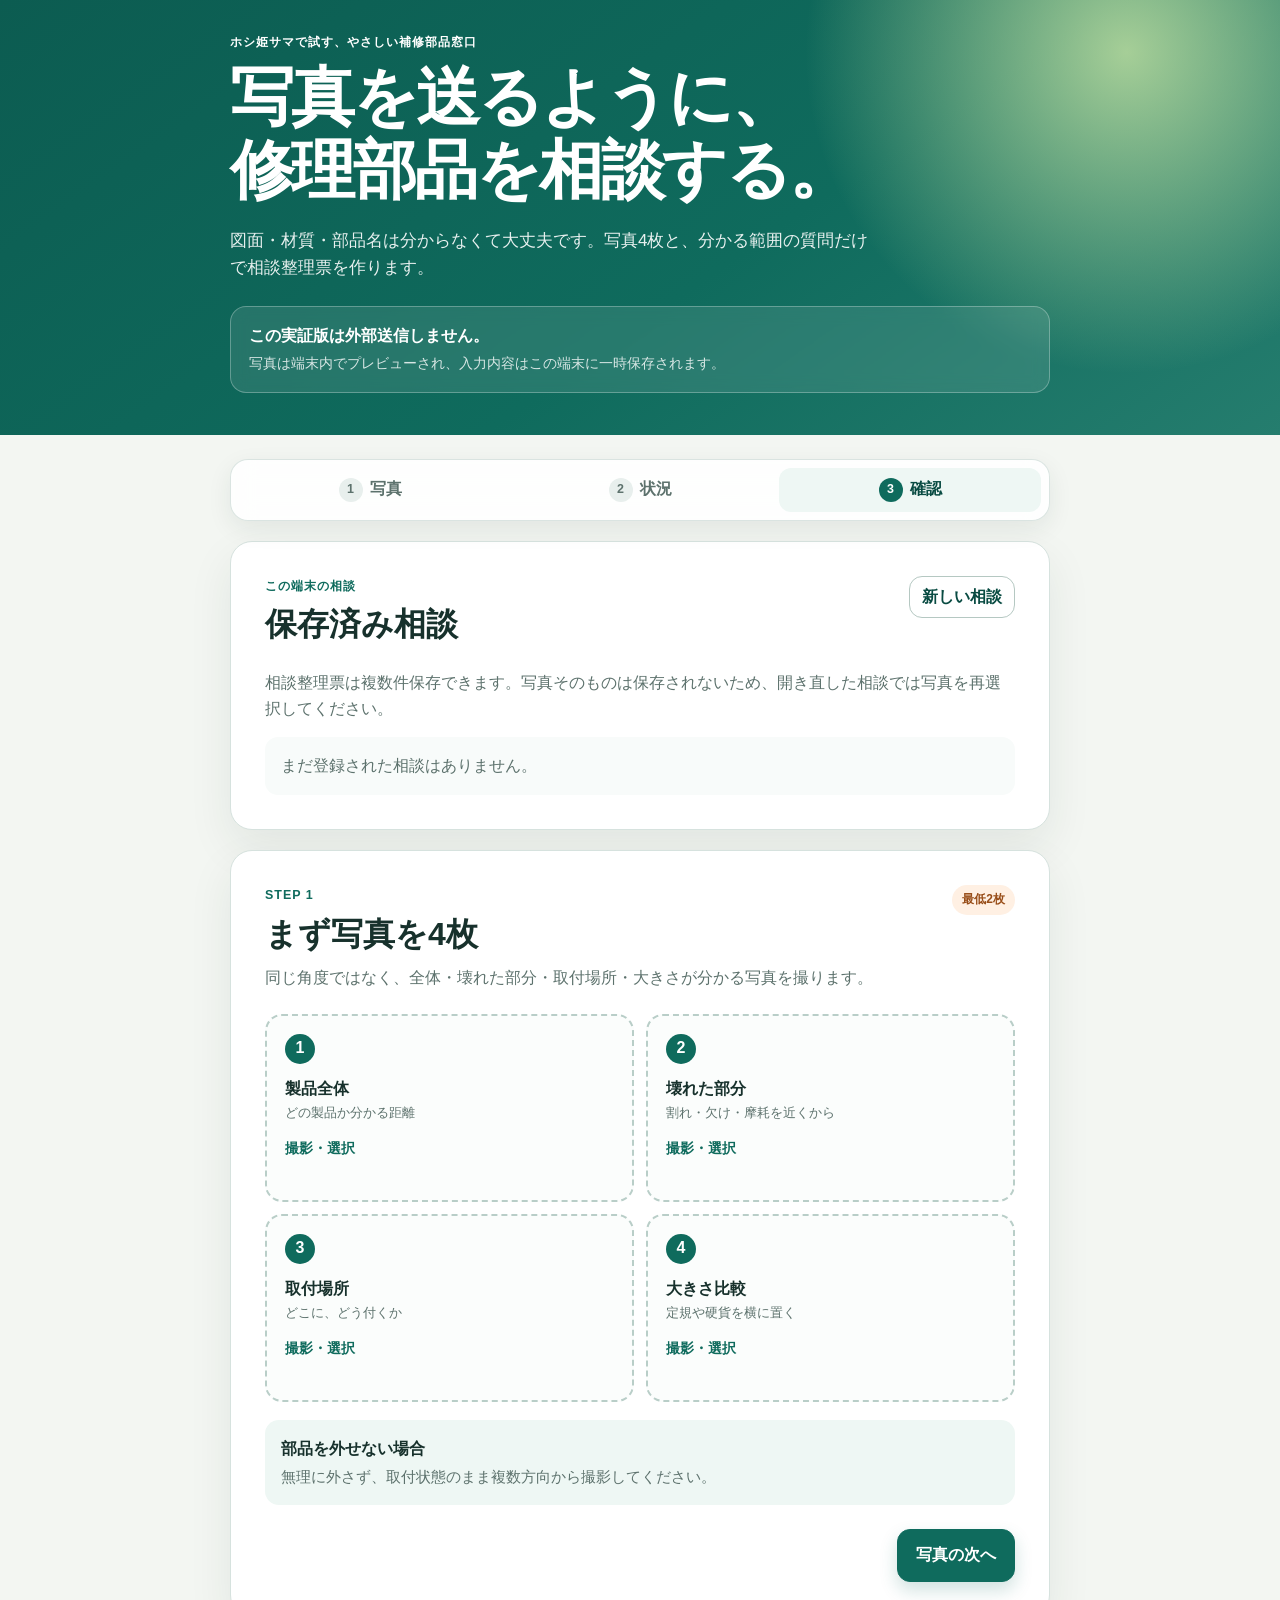
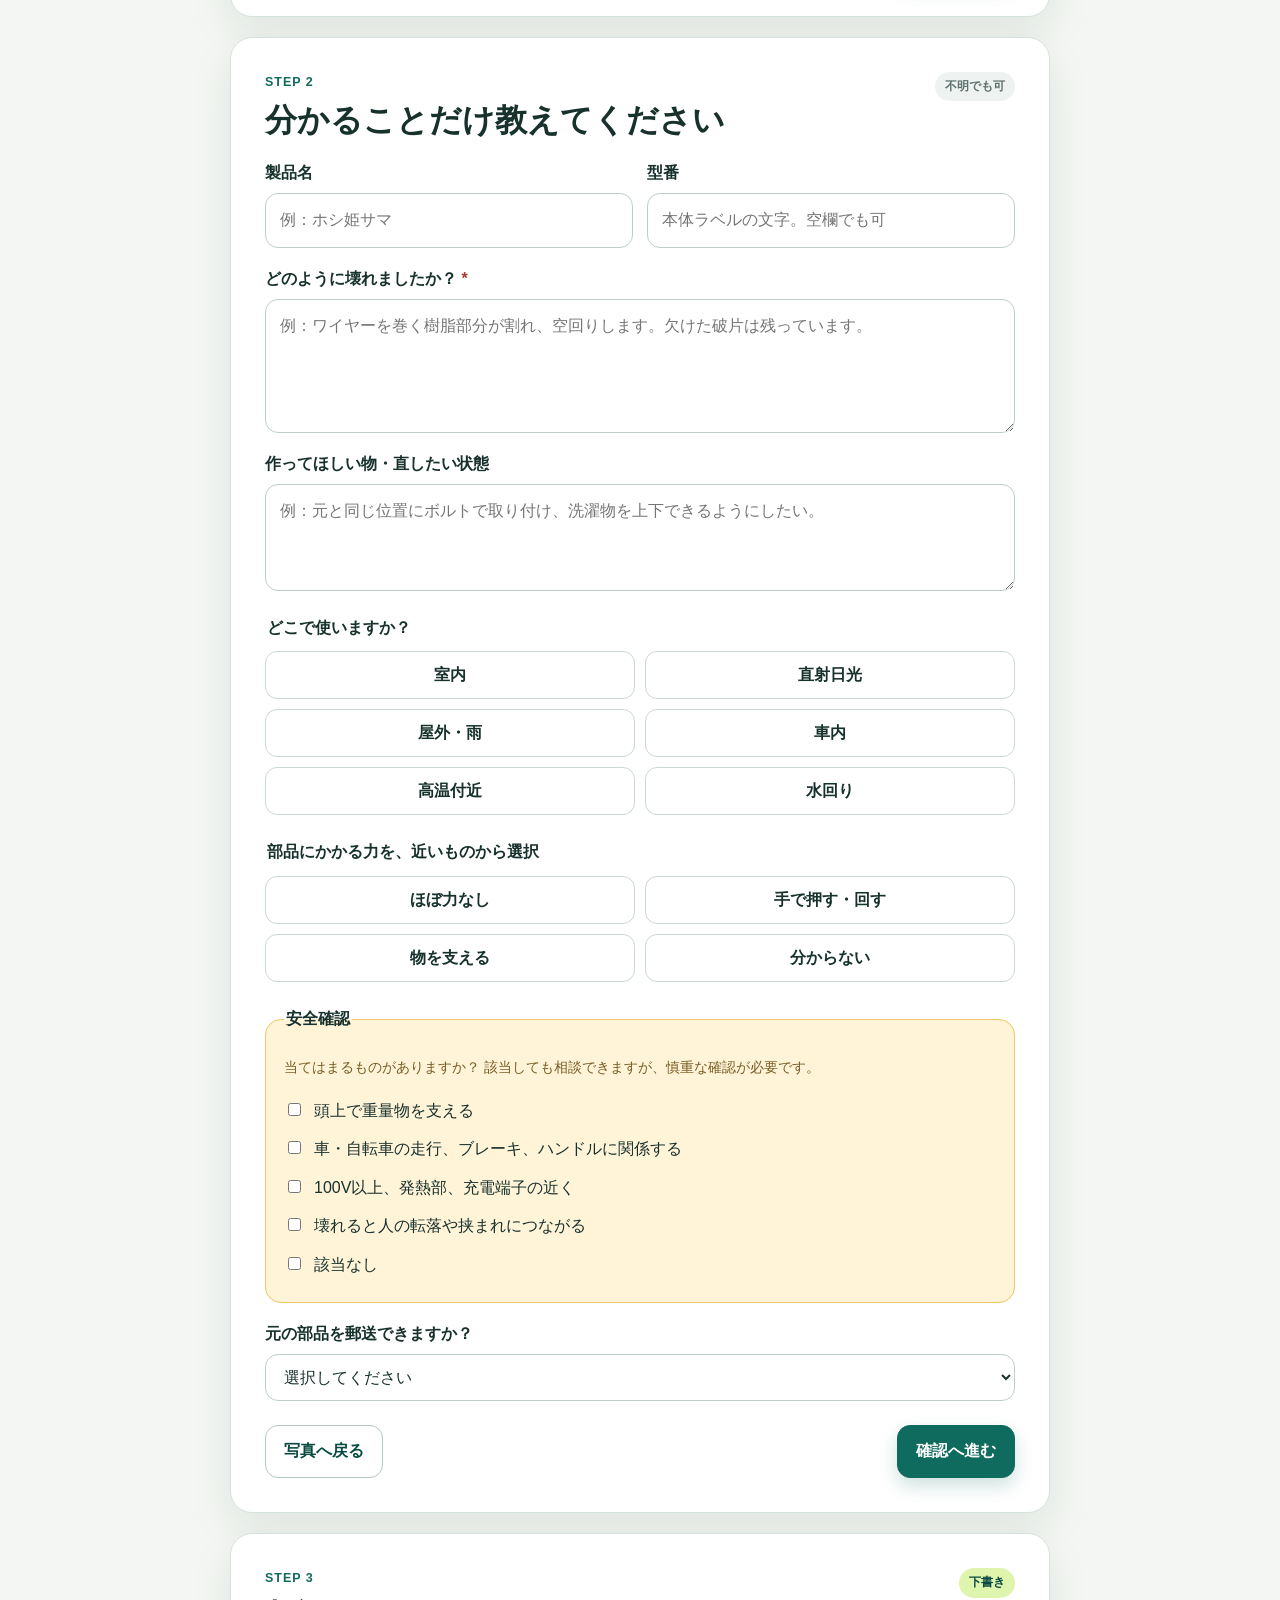
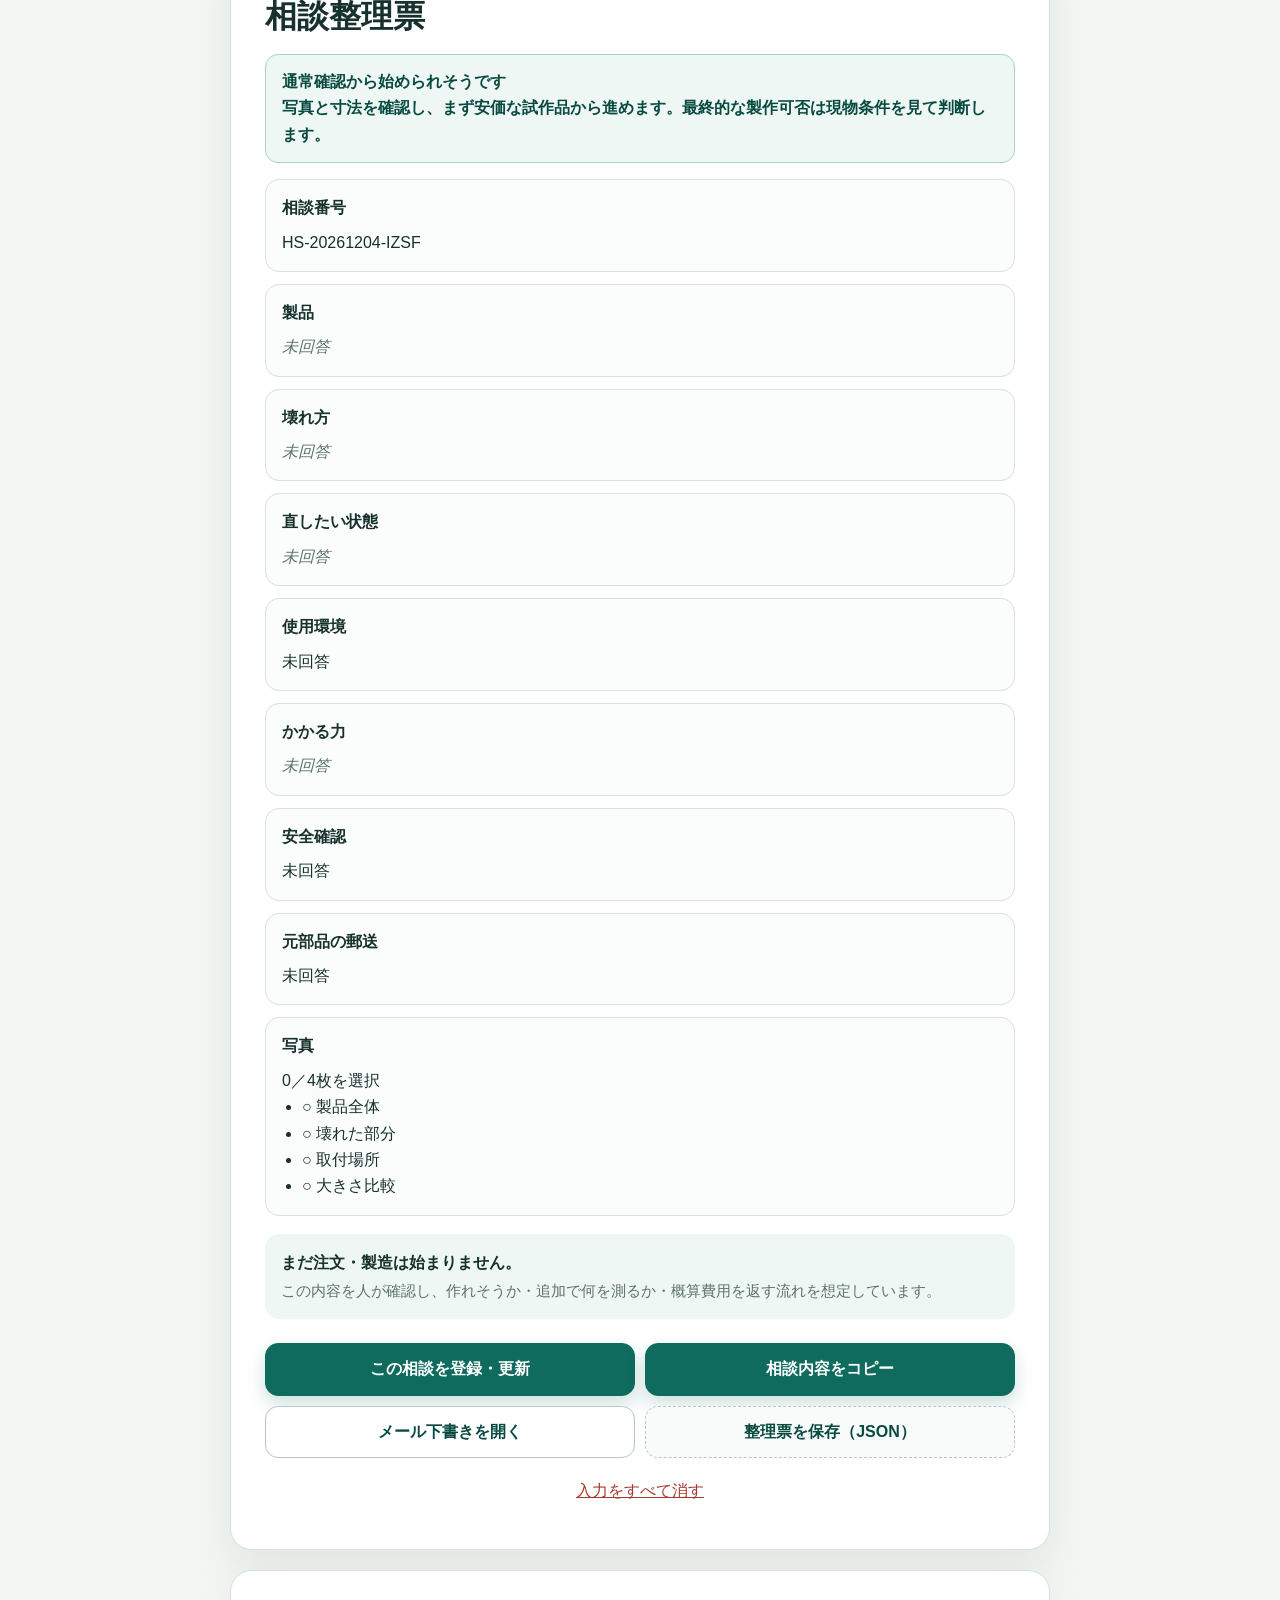
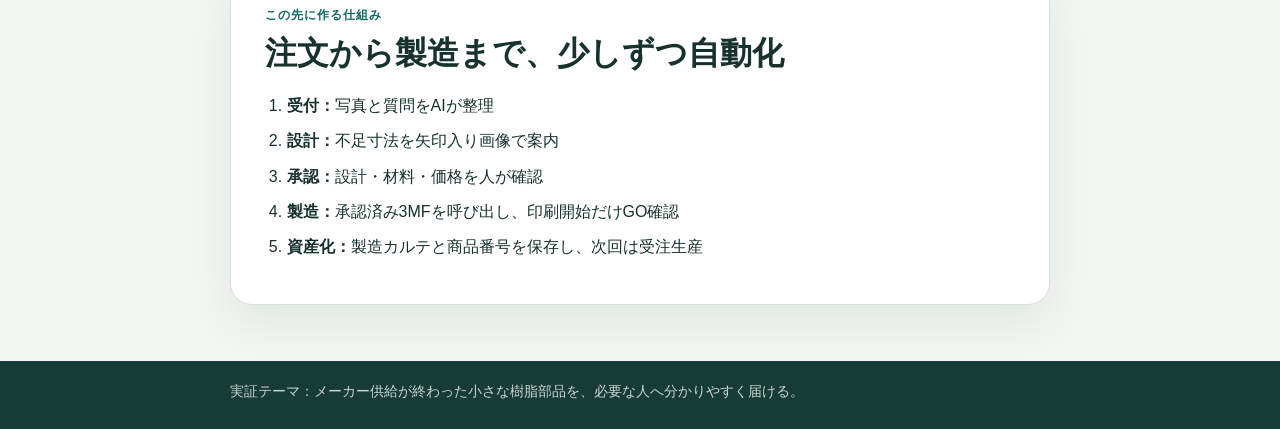
<file: index.html>
<!doctype html>
<html lang="ja">
<head>
  <meta charset="utf-8" />
  <meta name="viewport" content="width=device-width, initial-scale=1, viewport-fit=cover" />
  <meta name="theme-color" content="#0f6b5d" />
  <title>写真で補修部品相談｜ホシ姫サマ実証版</title>
  <meta name="description" content="写真4枚と簡単な質問だけで、壊れた補修部品の相談内容を整理します。" />
  <link rel="stylesheet" href="styles.css" />
</head>
<body>
  <header class="hero">
    <div class="wrap">
      <p class="eyebrow">ホシ姫サマで試す、やさしい補修部品窓口</p>
      <h1>写真を送るように、<br />修理部品を相談する。</h1>
      <p class="lead">図面・材質・部品名は分からなくて大丈夫です。写真4枚と、分かる範囲の質問だけで相談整理票を作ります。</p>
      <div class="promise" role="note">
        <strong>この実証版は外部送信しません。</strong>
        <span>写真は端末内でプレビューされ、入力内容はこの端末に一時保存されます。</span>
      </div>
    </div>
  </header>

  <main class="wrap main-stack">
    <nav class="progress" aria-label="入力の進み具合">
      <button class="progress-step is-active" type="button" data-goto="photos"><span>1</span>写真</button>
      <button class="progress-step" type="button" data-goto="details"><span>2</span>状況</button>
      <button class="progress-step" type="button" data-goto="review"><span>3</span>確認</button>
    </nav>

    <section class="card consultation-manager" aria-labelledby="saved-title">
      <div class="section-heading">
        <div>
          <p class="step-label">この端末の相談</p>
          <h2 id="saved-title">保存済み相談</h2>
        </div>
        <button class="secondary compact-button" type="button" id="new-consultation">新しい相談</button>
      </div>
      <p class="section-copy">相談整理票は複数件保存できます。写真そのものは保存されないため、開き直した相談では写真を再選択してください。</p>
      <div id="consultation-list" class="consultation-list" aria-live="polite"></div>
    </section>

    <form id="repair-form" novalidate>
      <section id="photos" class="card form-section" aria-labelledby="photos-title">
        <div class="section-heading">
          <div>
            <p class="step-label">STEP 1</p>
            <h2 id="photos-title">まず写真を4枚</h2>
          </div>
          <span class="required-chip">最低2枚</span>
        </div>
        <p class="section-copy">同じ角度ではなく、全体・壊れた部分・取付場所・大きさが分かる写真を撮ります。</p>

        <div class="photo-grid">
          <label class="photo-slot">
            <input type="file" name="photo-overall" accept="image/*" capture="environment" data-photo="製品全体" />
            <span class="photo-number">1</span>
            <strong>製品全体</strong>
            <small>どの製品か分かる距離</small>
            <img alt="製品全体の写真プレビュー" hidden />
            <span class="photo-action">撮影・選択</span>
          </label>
          <label class="photo-slot">
            <input type="file" name="photo-broken" accept="image/*" capture="environment" data-photo="壊れた部分" />
            <span class="photo-number">2</span>
            <strong>壊れた部分</strong>
            <small>割れ・欠け・摩耗を近くから</small>
            <img alt="壊れた部分の写真プレビュー" hidden />
            <span class="photo-action">撮影・選択</span>
          </label>
          <label class="photo-slot">
            <input type="file" name="photo-mounted" accept="image/*" capture="environment" data-photo="取付場所" />
            <span class="photo-number">3</span>
            <strong>取付場所</strong>
            <small>どこに、どう付くか</small>
            <img alt="取付場所の写真プレビュー" hidden />
            <span class="photo-action">撮影・選択</span>
          </label>
          <label class="photo-slot">
            <input type="file" name="photo-scale" accept="image/*" capture="environment" data-photo="大きさ比較" />
            <span class="photo-number">4</span>
            <strong>大きさ比較</strong>
            <small>定規や硬貨を横に置く</small>
            <img alt="大きさ比較の写真プレビュー" hidden />
            <span class="photo-action">撮影・選択</span>
          </label>
        </div>

        <div class="inline-tip">
          <strong>部品を外せない場合</strong>
          <span>無理に外さず、取付状態のまま複数方向から撮影してください。</span>
        </div>

        <div class="section-actions">
          <button class="primary" type="button" data-next="details">写真の次へ</button>
        </div>
      </section>

      <section id="details" class="card form-section" aria-labelledby="details-title">
        <div class="section-heading">
          <div>
            <p class="step-label">STEP 2</p>
            <h2 id="details-title">分かることだけ教えてください</h2>
          </div>
          <span class="optional-chip">不明でも可</span>
        </div>

        <div class="field-grid two">
          <label class="field">
            <span>製品名</span>
            <input type="text" name="productName" autocomplete="off" placeholder="例：ホシ姫サマ" />
          </label>
          <label class="field">
            <span>型番</span>
            <input type="text" name="modelNumber" autocomplete="off" placeholder="本体ラベルの文字。空欄でも可" />
          </label>
        </div>

        <label class="field">
          <span>どのように壊れましたか？ <b aria-hidden="true">*</b></span>
          <textarea name="problem" rows="4" required placeholder="例：ワイヤーを巻く樹脂部分が割れ、空回りします。欠けた破片は残っています。"></textarea>
        </label>

        <label class="field">
          <span>作ってほしい物・直したい状態</span>
          <textarea name="desiredOutcome" rows="3" placeholder="例：元と同じ位置にボルトで取り付け、洗濯物を上下できるようにしたい。"></textarea>
        </label>

        <fieldset class="choice-group">
          <legend>どこで使いますか？</legend>
          <div class="choice-grid">
            <label><input type="checkbox" name="environment" value="室内" /><span>室内</span></label>
            <label><input type="checkbox" name="environment" value="直射日光" /><span>直射日光</span></label>
            <label><input type="checkbox" name="environment" value="屋外・雨" /><span>屋外・雨</span></label>
            <label><input type="checkbox" name="environment" value="車内" /><span>車内</span></label>
            <label><input type="checkbox" name="environment" value="高温付近" /><span>高温付近</span></label>
            <label><input type="checkbox" name="environment" value="水回り" /><span>水回り</span></label>
          </div>
        </fieldset>

        <fieldset class="choice-group">
          <legend>部品にかかる力を、近いものから選択</legend>
          <div class="choice-grid">
            <label><input type="radio" name="load" value="ほぼ力はかからない" /><span>ほぼ力なし</span></label>
            <label><input type="radio" name="load" value="手で押す・回す" /><span>手で押す・回す</span></label>
            <label><input type="radio" name="load" value="物を支える・引っ張る" /><span>物を支える</span></label>
            <label><input type="radio" name="load" value="分からない" /><span>分からない</span></label>
          </div>
        </fieldset>

        <fieldset class="risk-box">
          <legend>安全確認</legend>
          <p>当てはまるものがありますか？ 該当しても相談できますが、慎重な確認が必要です。</p>
          <label><input type="checkbox" name="risk" value="頭上で重量物を支える" />頭上で重量物を支える</label>
          <label><input type="checkbox" name="risk" value="走行・制動・操舵に関係する" />車・自転車の走行、ブレーキ、ハンドルに関係する</label>
          <label><input type="checkbox" name="risk" value="100V以上・発熱・充電端子付近" />100V以上、発熱部、充電端子の近く</label>
          <label><input type="checkbox" name="risk" value="人の転落・挟まれにつながる" />壊れると人の転落や挟まれにつながる</label>
          <label><input type="checkbox" name="risk" value="該当なし" data-exclusive />該当なし</label>
        </fieldset>

        <label class="field">
          <span>元の部品を郵送できますか？</span>
          <select name="shippingOriginal">
            <option value="未回答">選択してください</option>
            <option value="郵送できる">郵送できる</option>
            <option value="外せない">外せない</option>
            <option value="紛失した">紛失した</option>
            <option value="相談して決めたい">相談して決めたい</option>
          </select>
        </label>

        <div class="section-actions split">
          <button class="secondary" type="button" data-back="photos">写真へ戻る</button>
          <button class="primary" type="button" data-next="review">確認へ進む</button>
        </div>
      </section>

      <section id="review" class="card form-section" aria-labelledby="review-title">
        <div class="section-heading">
          <div>
            <p class="step-label">STEP 3</p>
            <h2 id="review-title">相談整理票</h2>
          </div>
          <span id="draft-status" class="saved-chip">下書き</span>
        </div>

        <div id="validation-message" class="validation-message" role="alert" hidden></div>
        <div id="risk-result" class="risk-result" hidden></div>
        <article id="summary" class="summary" aria-live="polite"></article>

        <div class="review-note">
          <strong>まだ注文・製造は始まりません。</strong>
          <span>この内容を人が確認し、作れそうか・追加で何を測るか・概算費用を返す流れを想定しています。</span>
        </div>

        <div class="section-actions action-stack">
          <button class="primary" type="button" id="save-consultation">この相談を登録・更新</button>
          <button class="primary" type="button" id="copy-summary">相談内容をコピー</button>
          <button class="secondary" type="button" id="email-draft">メール下書きを開く</button>
          <button class="ghost" type="button" id="download-json">整理票を保存（JSON）</button>
          <button class="danger-link" type="button" id="reset-form">入力をすべて消す</button>
        </div>
      </section>
    </form>

    <section class="card next-stage">
      <p class="step-label">この先に作る仕組み</p>
      <h2>注文から製造まで、少しずつ自動化</h2>
      <ol>
        <li><strong>受付：</strong>写真と質問をAIが整理</li>
        <li><strong>設計：</strong>不足寸法を矢印入り画像で案内</li>
        <li><strong>承認：</strong>設計・材料・価格を人が確認</li>
        <li><strong>製造：</strong>承認済み3MFを呼び出し、印刷開始だけGO確認</li>
        <li><strong>資産化：</strong>製造カルテと商品番号を保存し、次回は受注生産</li>
      </ol>
    </section>
  </main>

  <footer class="footer">
    <div class="wrap">
      <p>実証テーマ：メーカー供給が終わった小さな樹脂部品を、必要な人へ分かりやすく届ける。</p>
    </div>
  </footer>

  <script src="app.js" defer></script>
</body>
</html>
</file>
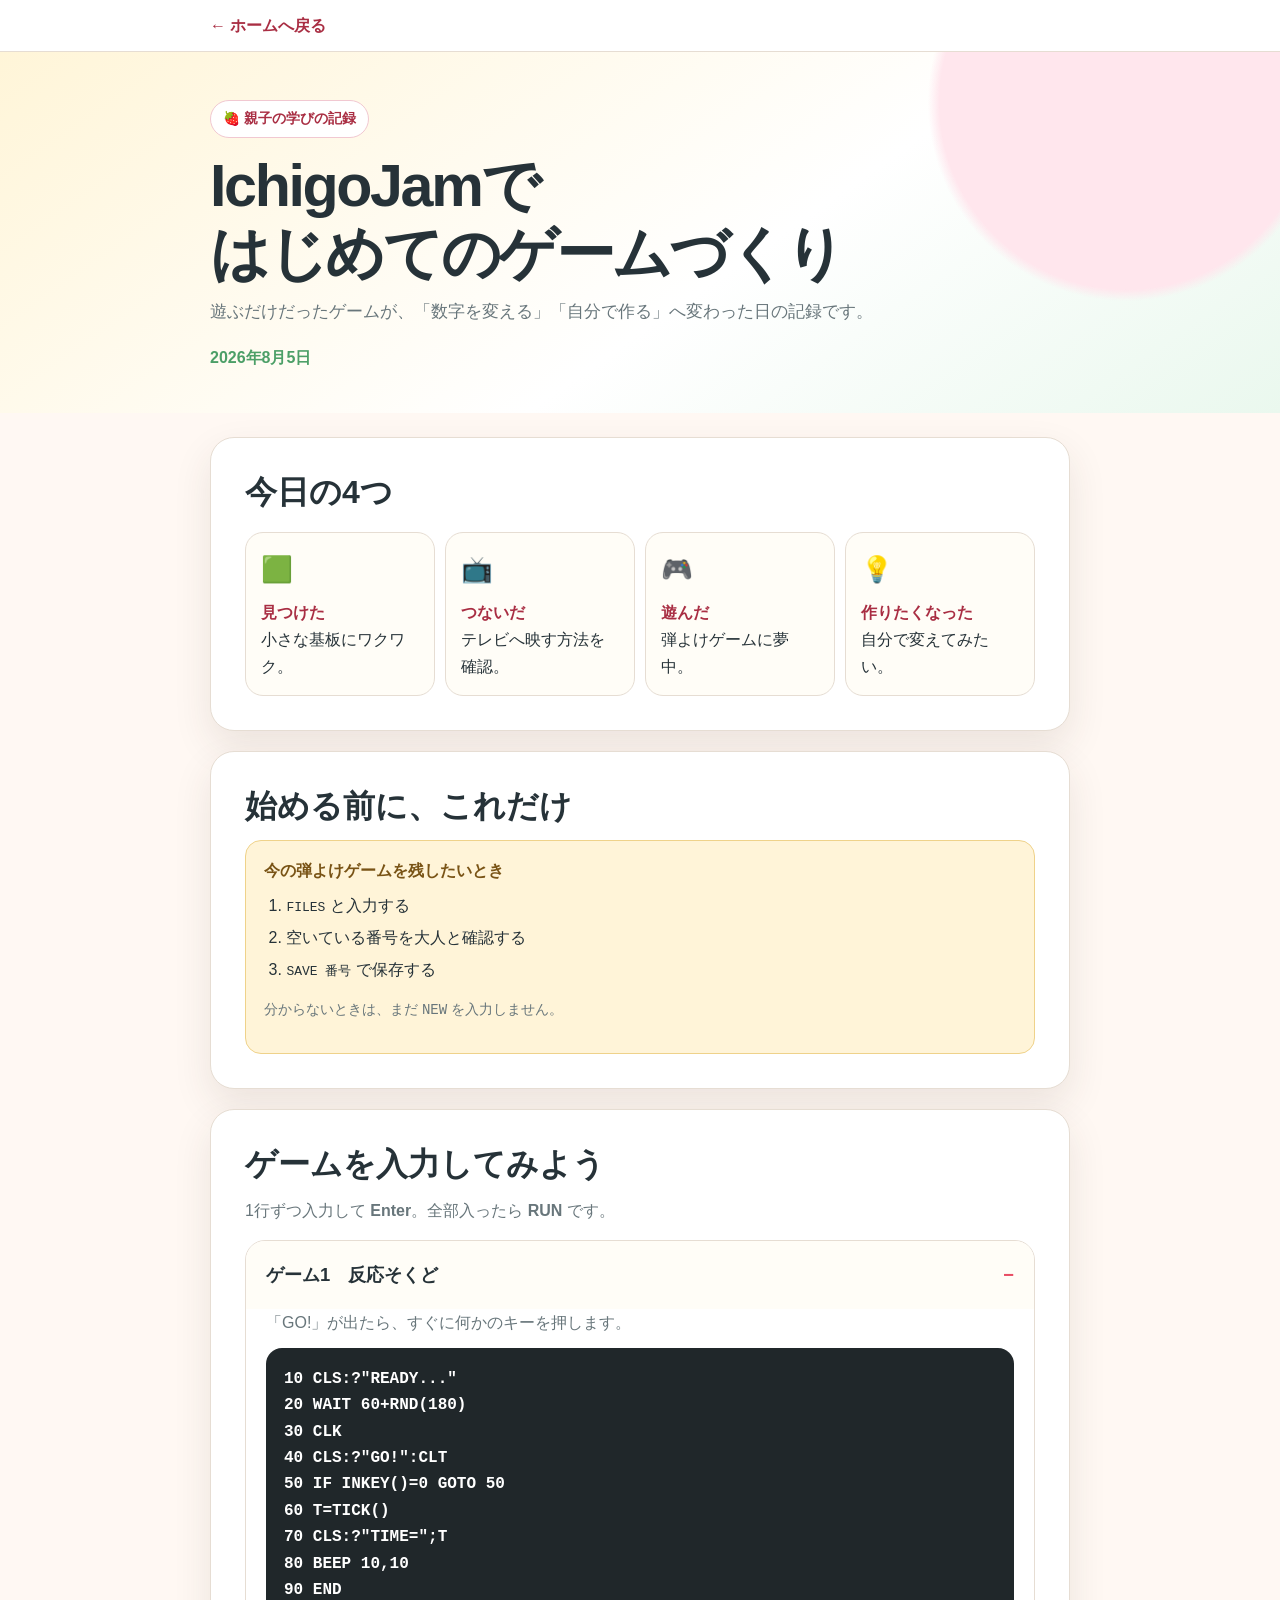
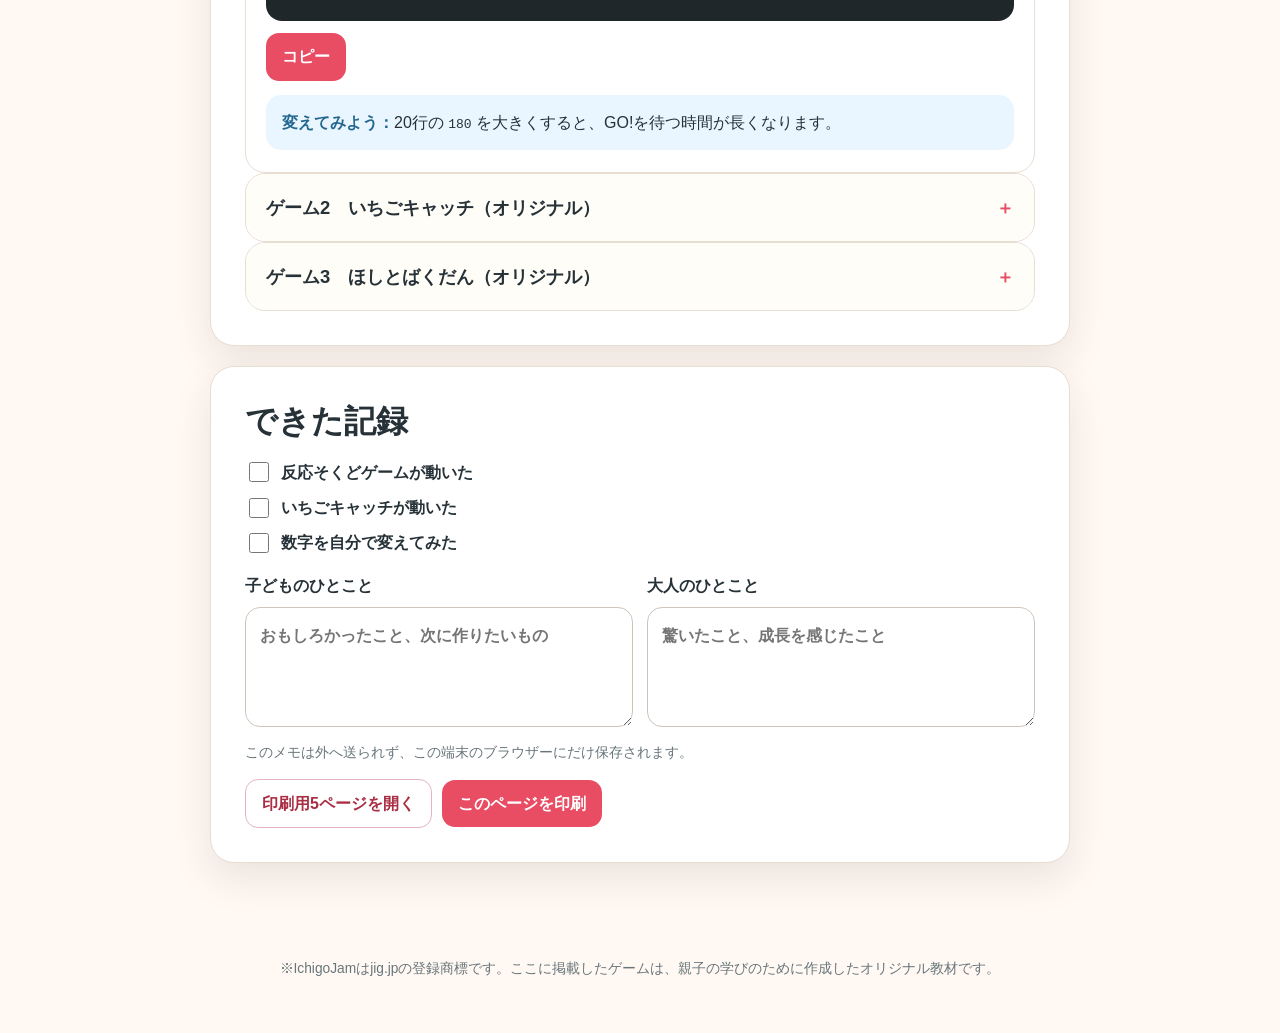
<file: history/ichigojam/index.html>
<!doctype html>
<html lang="ja">
<head>
  <meta charset="utf-8">
  <meta name="viewport" content="width=device-width, initial-scale=1">
  <meta name="theme-color" content="#e84d64">
  <title>親子のIchigoJam記録｜はじめてのゲームづくり</title>
  <meta name="description" content="2026年8月5日、親子でIchigoJamのゲームづくりを始めた記録と、入力して遊べる3つのプログラムです。">
  <style>
    :root {
      --berry:#e84d64; --berry-dark:#a92e43; --leaf:#4c9f67; --ink:#263238;
      --muted:#68767b; --paper:#fffdf7; --cream:#fff4d8; --sky:#eaf6ff;
      --line:#e6ddd3; --shadow:0 16px 38px rgba(69,45,36,.10);
      font-family:-apple-system,BlinkMacSystemFont,"Hiragino Sans","Yu Gothic","Noto Sans JP",sans-serif;
      color-scheme:light;
    }
    *{box-sizing:border-box}
    html{scroll-behavior:smooth}
    body{margin:0;background:#fff8f3;color:var(--ink);line-height:1.7}
    a{color:inherit}
    button,textarea{font:inherit}
    .wrap{width:min(100% - 28px,860px);margin-inline:auto}
    .top{padding:12px 0;background:#fff;border-bottom:1px solid var(--line)}
    .top a{text-decoration:none;font-weight:800;color:var(--berry-dark)}
    .hero{padding:48px 0 42px;background:radial-gradient(circle at 88% 14%,#ffe6ed 0 16%,transparent 17%),linear-gradient(145deg,#fff5d8,#fff 58%,#eaf8ee)}
    .tag{display:inline-block;padding:6px 12px;border-radius:999px;background:#fff;border:1px solid #f1c8d1;color:var(--berry-dark);font-weight:800;font-size:.86rem}
    h1{margin:14px 0 10px;font-size:clamp(2rem,8vw,3.7rem);line-height:1.15;letter-spacing:-.04em}
    .lead{margin:0;max-width:700px;color:var(--muted);font-size:1.05rem}
    .date{margin:18px 0 0;font-weight:900;color:var(--leaf)}
    main{display:grid;gap:20px;padding:24px 0 56px}
    .card{padding:clamp(20px,5vw,34px);border:1px solid var(--line);border-radius:24px;background:#fff;box-shadow:var(--shadow)}
    h2{margin:0 0 12px;font-size:clamp(1.45rem,5vw,2rem);line-height:1.3}
    h3{margin:0 0 8px}
    .intro{color:var(--muted);margin-top:0}
    .timeline{display:grid;grid-template-columns:repeat(4,1fr);gap:10px;margin-top:18px}
    .moment{padding:15px;border-radius:18px;background:var(--paper);border:1px solid var(--line)}
    .moment b{display:block;margin-top:7px;color:var(--berry-dark)}
    .moment span{font-size:1.6rem}
    .important{padding:16px 18px;border-radius:16px;background:var(--cream);border:1px solid #efd28a}
    .important strong{color:#795315}
    .steps{margin:8px 0 0;padding-left:1.4em}
    .steps li{margin:5px 0}
    .game{overflow:hidden;border:1px solid var(--line);border-radius:20px;background:#fff}
    .game summary{cursor:pointer;list-style:none;padding:18px 20px;font-weight:900;font-size:1.15rem;background:#fffdf7}
    .game summary::-webkit-details-marker{display:none}
    .game summary::after{content:"＋";float:right;color:var(--berry)}
    .game[open] summary::after{content:"−"}
    .game-body{padding:0 20px 22px}
    .how{margin:0 0 12px;color:var(--muted)}
    pre{overflow:auto;margin:12px 0;padding:18px;border-radius:16px;background:#20272a;color:#fff;font:700 1rem/1.65 ui-monospace,SFMono-Regular,Menlo,Consolas,"Liberation Mono",monospace;white-space:pre}
    .actions{display:flex;flex-wrap:wrap;gap:10px;align-items:center}
    .button{display:inline-flex;align-items:center;justify-content:center;min-height:44px;padding:10px 16px;border:0;border-radius:13px;background:var(--berry);color:#fff;text-decoration:none;font-weight:900;cursor:pointer}
    .button.secondary{background:#fff;color:var(--berry-dark);border:1px solid #e5b5bf}
    .change{margin:14px 0 0;padding:14px 16px;border-radius:15px;background:var(--sky)}
    .change b{color:#24678e}
    .notes{display:grid;grid-template-columns:1fr 1fr;gap:14px}
    label{display:grid;gap:7px;font-weight:900}
    textarea{width:100%;min-height:120px;padding:14px;border:1px solid #cfc4ba;border-radius:15px;resize:vertical;background:#fff}
    .small{font-size:.88rem;color:var(--muted)}
    .checks{display:grid;gap:8px;margin:16px 0}
    .checks label{display:flex;align-items:center;gap:9px;font-weight:700}
    input[type=checkbox]{width:20px;height:20px;accent-color:var(--leaf)}
    footer{padding:24px 0 40px;text-align:center;color:var(--muted);font-size:.86rem}
    @media(max-width:720px){.timeline{grid-template-columns:1fr 1fr}.notes{grid-template-columns:1fr}pre{font-size:.88rem;padding:15px}.hero{padding-top:34px}}
    @media print{.top,.actions,.save-note{display:none!important}body{background:#fff}.card,.game{box-shadow:none;break-inside:avoid}details{display:block}details>.game-body{display:block!important}.wrap{width:100%}}
  </style>
</head>
<body>
  <div class="top"><div class="wrap"><a href="../../index.html">← ホームへ戻る</a></div></div>
  <header class="hero">
    <div class="wrap">
      <span class="tag">🍓 親子の学びの記録</span>
      <h1>IchigoJamで<br>はじめてのゲームづくり</h1>
      <p class="lead">遊ぶだけだったゲームが、「数字を変える」「自分で作る」へ変わった日の記録です。</p>
      <p class="date">2026年8月5日</p>
    </div>
  </header>

  <main class="wrap">
    <section class="card">
      <h2>今日の4つ</h2>
      <div class="timeline">
        <div class="moment"><span>🟩</span><b>見つけた</b>小さな基板にワクワク。</div>
        <div class="moment"><span>📺</span><b>つないだ</b>テレビへ映す方法を確認。</div>
        <div class="moment"><span>🎮</span><b>遊んだ</b>弾よけゲームに夢中。</div>
        <div class="moment"><span>💡</span><b>作りたくなった</b>自分で変えてみたい。</div>
      </div>
    </section>

    <section class="card">
      <h2>始める前に、これだけ</h2>
      <div class="important">
        <strong>今の弾よけゲームを残したいとき</strong>
        <ol class="steps">
          <li><code>FILES</code> と入力する</li>
          <li>空いている番号を大人と確認する</li>
          <li><code>SAVE 番号</code> で保存する</li>
        </ol>
        <p class="small">分からないときは、まだ <code>NEW</code> を入力しません。</p>
      </div>
    </section>

    <section class="card">
      <h2>ゲームを入力してみよう</h2>
      <p class="intro">1行ずつ入力して <b>Enter</b>。全部入ったら <b>RUN</b> です。</p>

      <details class="game" open>
        <summary>ゲーム1　反応そくど</summary>
        <div class="game-body">
          <p class="how">「GO!」が出たら、すぐに何かのキーを押します。</p>
          <pre id="reaction">10 CLS:?"READY..."
20 WAIT 60+RND(180)
30 CLK
40 CLS:?"GO!":CLT
50 IF INKEY()=0 GOTO 50
60 T=TICK()
70 CLS:?"TIME=";T
80 BEEP 10,10
90 END</pre>
          <div class="actions"><button class="button copy" data-target="reaction">コピー</button></div>
          <p class="change"><b>変えてみよう：</b>20行の <code>180</code> を大きくすると、GO!を待つ時間が長くなります。</p>
        </div>
      </details>

      <details class="game">
        <summary>ゲーム2　いちごキャッチ（オリジナル）</summary>
        <div class="game-body">
          <p class="how">← → で「U」を動かし、落ちてくる「O」を受け止めます。3回取りのがすと終了です。</p>
          <pre id="catch">10 CLS:X=15:S=0:H=3
20 A=RND(32):Y=1
30 LOCATE A,Y:?"O"
40 LOCATE X,21:?"U"
50 WAIT 4
60 LOCATE A,Y:?" "
70 LOCATE X,21:?" "
80 X=X-BTN(LEFT)+BTN(RIGHT)
90 IF X&lt;0 X=0
100 IF X&gt;31 X=31
110 Y=Y+1
120 LOCATE 0,0:?"S=";S;" H=";H
130 IF Y&lt;21 GOTO 30
140 IF A=X GOTO 170
150 H=H-1:BEEP 30,10
160 IF H&gt;0 GOTO 20
165 GOTO 200
170 S=S+1:BEEP 10,5
180 GOTO 20
200 CLS:?"GAME OVER"
210 ?"SCORE=";S
220 END</pre>
          <div class="actions"><button class="button copy" data-target="catch">コピー</button></div>
          <p class="change"><b>変えてみよう：</b>10行の <code>H=3</code> を <code>H=5</code> にすると、5回まで遊べます。</p>
        </div>
      </details>

      <details class="game">
        <summary>ゲーム3　ほしとばくだん（オリジナル）</summary>
        <div class="game-body">
          <p class="how">星「*」は取り、爆弾「X」はよけます。← → で「U」を動かします。</p>
          <pre id="bomb">10 CLS:X=15:S=0:H=3
20 A=RND(32):Y=1:T=RND(5)
30 IF T=0 GOTO 50
40 C=42:GOTO 60
50 C=88
60 LOCATE A,Y:?CHR$(C)
70 LOCATE X,21:?"U"
80 WAIT 4
90 LOCATE A,Y:?" "
100 LOCATE X,21:?" "
110 X=X-BTN(LEFT)+BTN(RIGHT)
120 IF X&lt;0 X=0
130 IF X&gt;31 X=31
140 Y=Y+1
150 LOCATE 0,0:?"S=";S;" H=";H
160 IF Y&lt;21 GOTO 60
170 IF A&lt;&gt;X GOTO 20
180 IF T=0 GOTO 210
190 S=S+1:BEEP 10,5
200 GOTO 20
210 H=H-1:BEEP 30,10
220 IF H&gt;0 GOTO 20
230 CLS:?"GAME OVER"
240 ?"SCORE=";S
250 END</pre>
          <div class="actions"><button class="button copy" data-target="bomb">コピー</button></div>
          <p class="change"><b>変えてみよう：</b>20行の <code>RND(5)</code> を <code>RND(3)</code> にすると、爆弾が増えます。</p>
        </div>
      </details>
    </section>

    <section class="card">
      <h2>できた記録</h2>
      <div class="checks">
        <label><input type="checkbox" data-save="reaction-done">反応そくどゲームが動いた</label>
        <label><input type="checkbox" data-save="catch-done">いちごキャッチが動いた</label>
        <label><input type="checkbox" data-save="changed">数字を自分で変えてみた</label>
      </div>
      <div class="notes">
        <label>子どものひとこと<textarea data-note="child" placeholder="おもしろかったこと、次に作りたいもの"></textarea></label>
        <label>大人のひとこと<textarea data-note="adult" placeholder="驚いたこと、成長を感じたこと"></textarea></label>
      </div>
      <p class="small save-note">このメモは外へ送られず、この端末のブラウザーにだけ保存されます。</p>
      <div class="actions">
        <a class="button secondary" href="print.html">印刷用5ページを開く</a>
        <button class="button" type="button" onclick="window.print()">このページを印刷</button>
      </div>
    </section>
  </main>

  <footer class="wrap">
    <p>※IchigoJamはjig.jpの登録商標です。ここに掲載したゲームは、親子の学びのために作成したオリジナル教材です。</p>
  </footer>
  <script>
    document.querySelectorAll('.copy').forEach(button => {
      button.addEventListener('click', async () => {
        const text = document.getElementById(button.dataset.target).innerText;
        await navigator.clipboard.writeText(text);
        const old = button.textContent;
        button.textContent = 'コピーしました';
        setTimeout(() => button.textContent = old, 1400);
      });
    });
    document.querySelectorAll('[data-note]').forEach(el => {
      const key = 'ichigo-history-note-' + el.dataset.note;
      el.value = localStorage.getItem(key) || '';
      el.addEventListener('input', () => localStorage.setItem(key, el.value));
    });
    document.querySelectorAll('[data-save]').forEach(el => {
      const key = 'ichigo-history-check-' + el.dataset.save;
      el.checked = localStorage.getItem(key) === '1';
      el.addEventListener('change', () => localStorage.setItem(key, el.checked ? '1' : '0'));
    });
  </script>
</body>
</html>
</file>
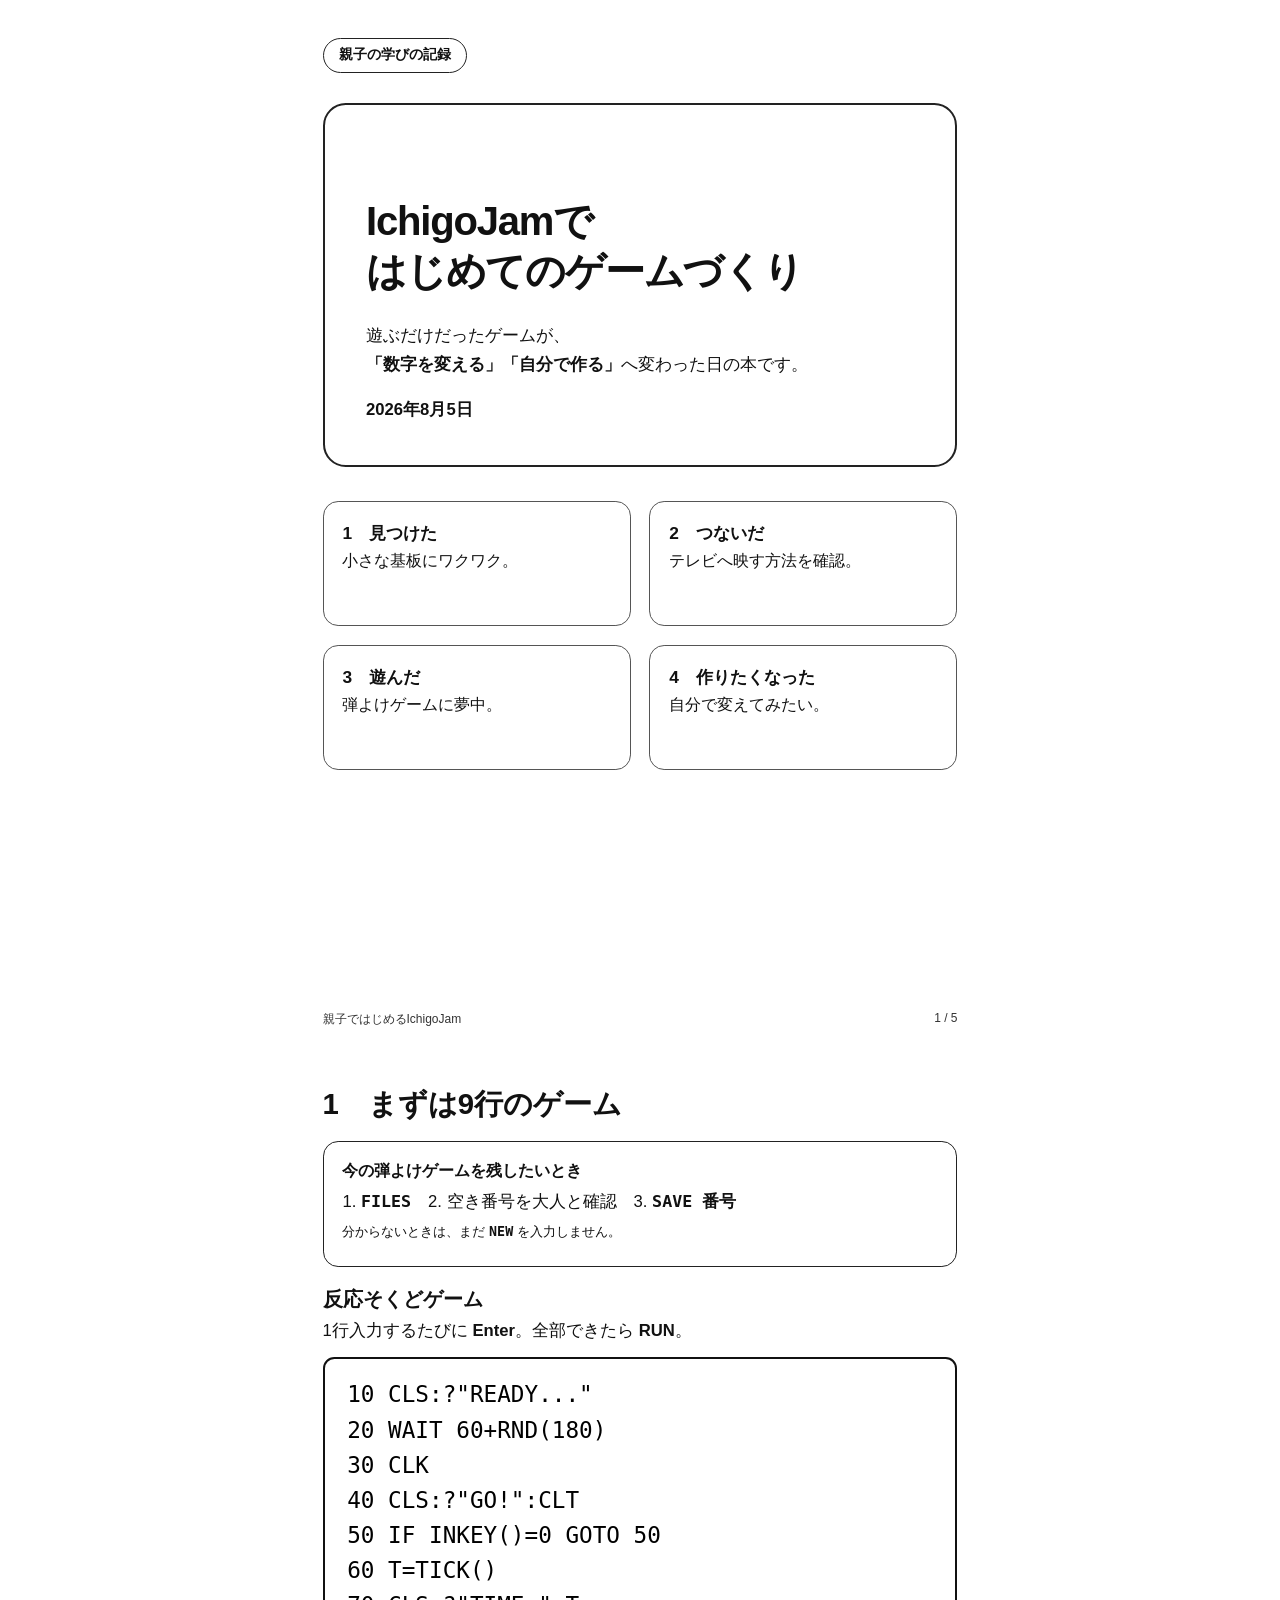
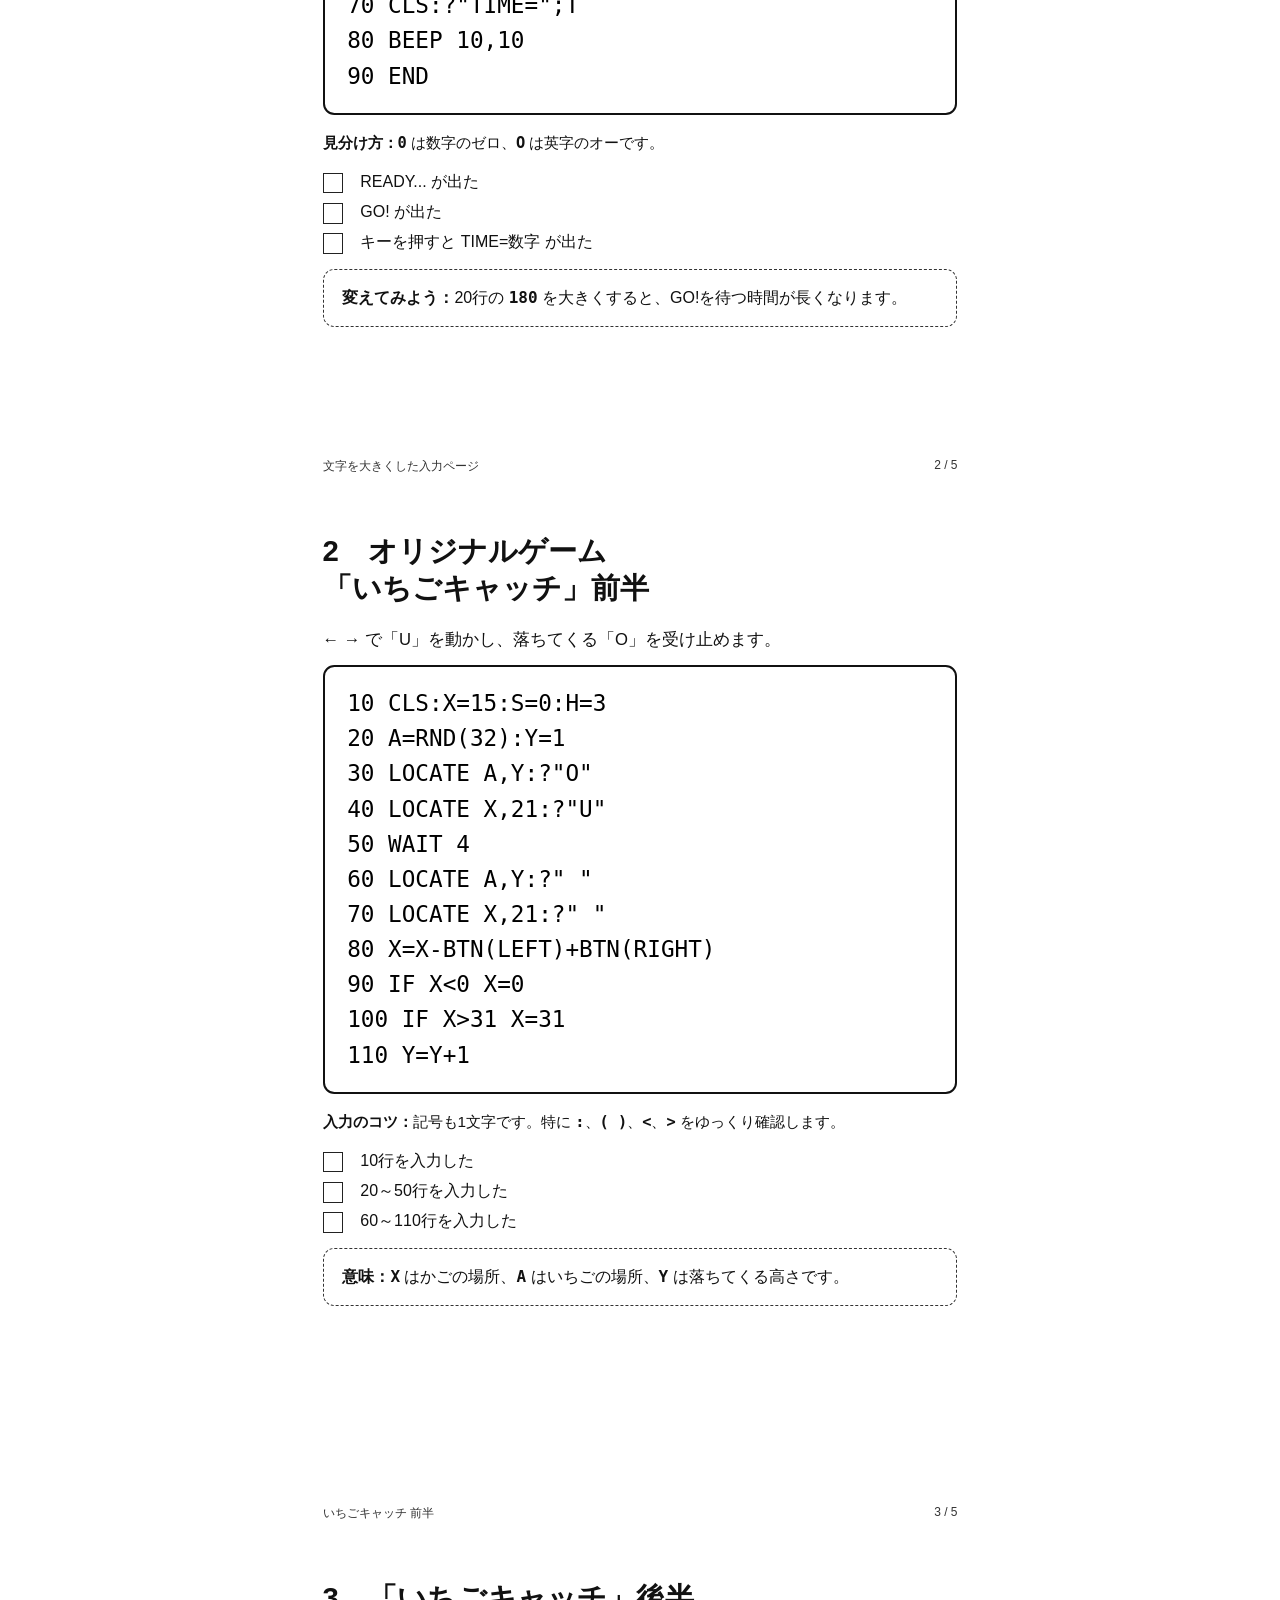
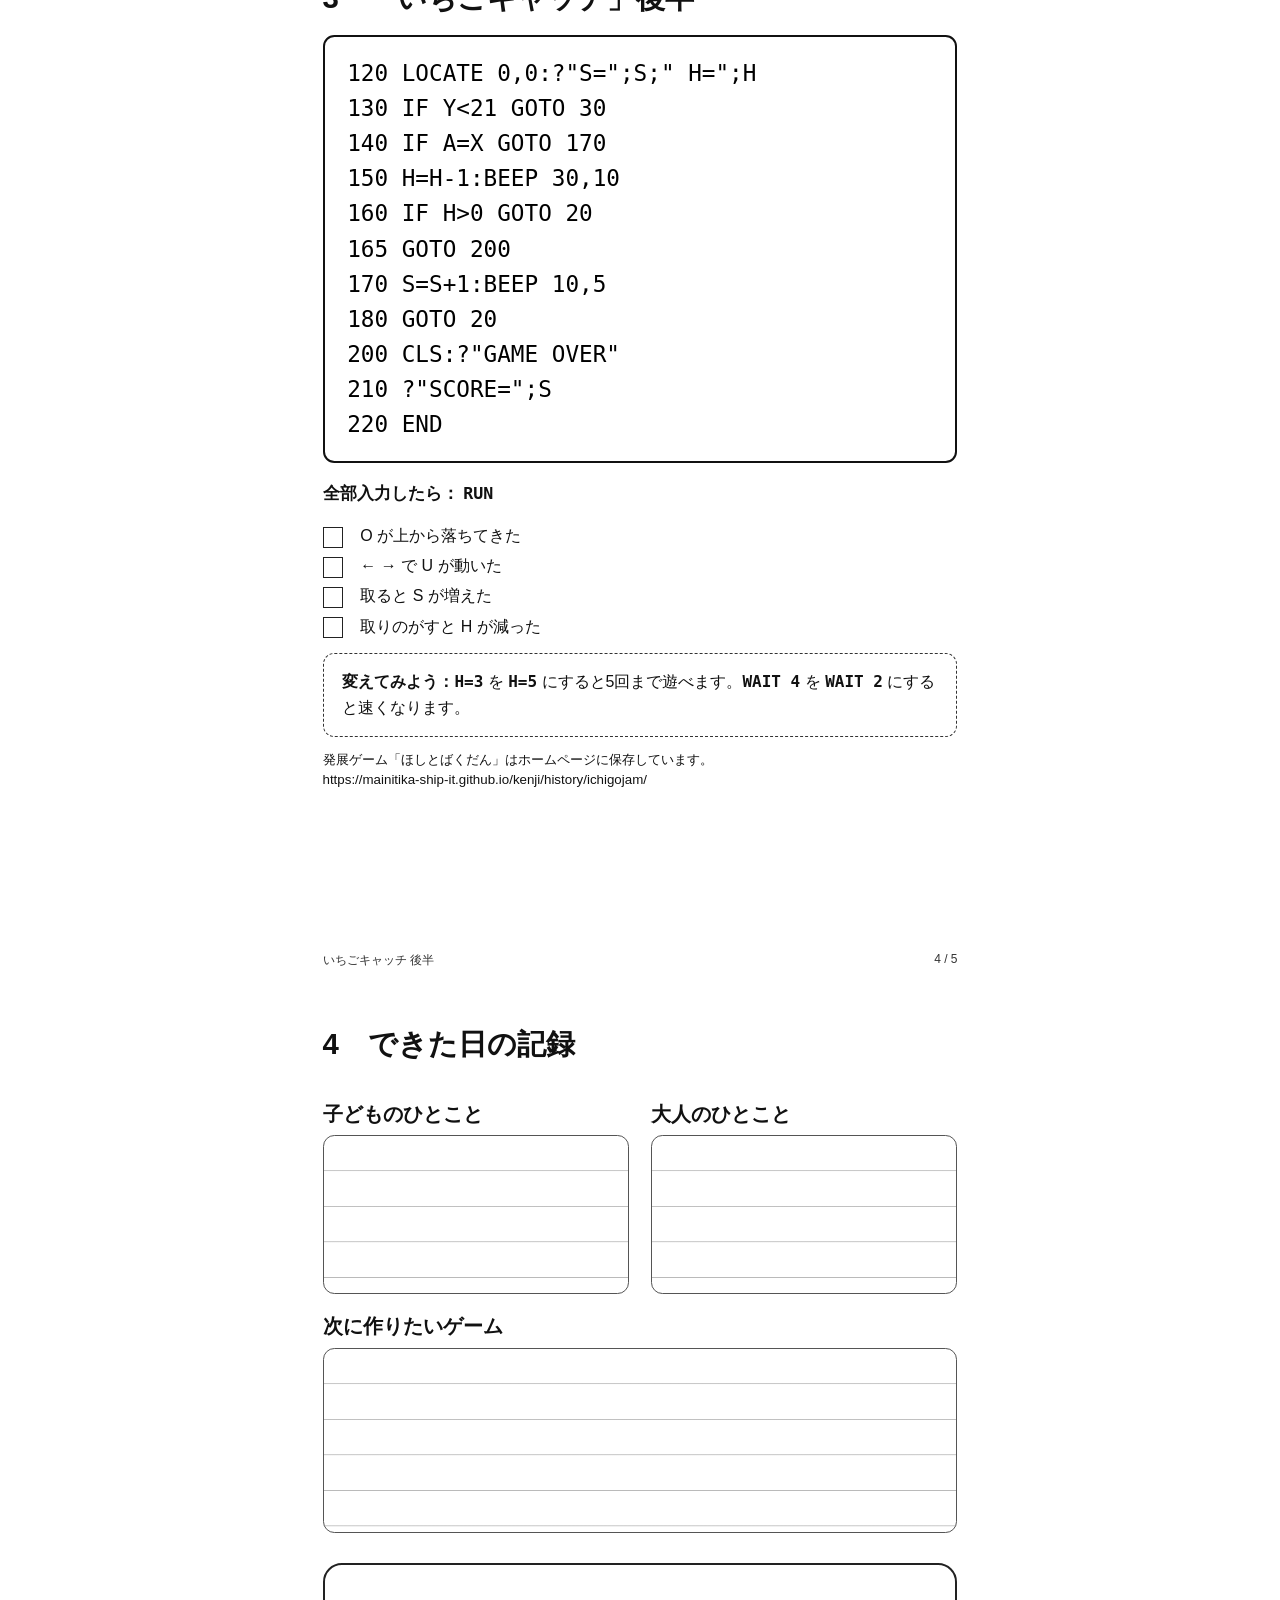
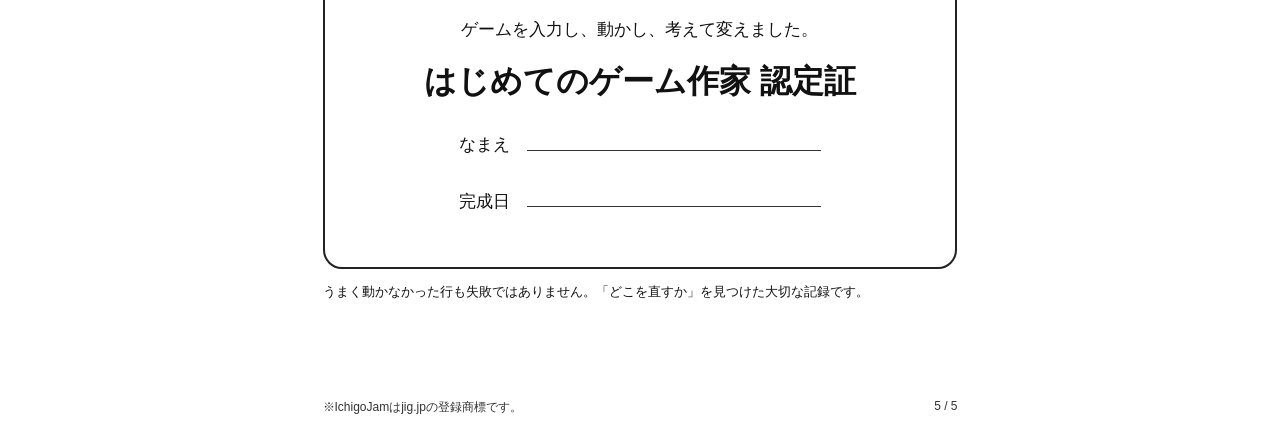
<file: history/ichigojam/print.html>
<!doctype html>
<html lang="ja">
<head>
<meta charset="utf-8">
<meta name="viewport" content="width=device-width,initial-scale=1">
<title>親子ではじめるIchigoJamゲームづくり - インク節約・文字大きめ版</title>
<style>
  @page { size: A4; margin: 10mm; }
  :root { font-family: "Noto Sans CJK JP", "Yu Gothic", "Hiragino Sans", sans-serif; color: #111; }
  * { box-sizing: border-box; }
  body { margin: 0; background: #fff; color: #111; }
  .page { position: relative; width: 190mm; min-height: 277mm; margin: 0 auto; padding: 10mm 11mm 14mm; background: #fff; break-after: page; page-break-after: always; overflow: hidden; }
  .page:last-child { break-after: auto; page-break-after: auto; }
  h1 { margin: 13mm 0 7mm; font-size: 30pt; line-height: 1.25; letter-spacing: -.03em; }
  h2 { margin: 0 0 5mm; font-size: 22pt; line-height: 1.28; }
  h3 { margin: 5mm 0 2mm; font-size: 15pt; }
  p, li { font-size: 12.5pt; line-height: 1.7; }
  code { font-family: "Noto Sans Mono", "DejaVu Sans Mono", monospace; font-weight: 600; }
  .label { display: inline-block; padding: 2mm 4mm; border: 1.2pt solid #222; border-radius: 99px; font-size: 10.5pt; font-weight: 700; }
  .title-box { margin-top: 8mm; padding: 11mm; border: 1.5pt solid #222; border-radius: 6mm; }
  .title-box p { margin-bottom: 0; }
  .date { font-weight: 700; }
  .story { display: grid; grid-template-columns: 1fr 1fr; gap: 5mm; margin-top: 9mm; }
  .story div { min-height: 33mm; padding: 5mm; border: 1pt solid #555; border-radius: 4mm; font-size: 12pt; }
  .story b { display: block; margin-bottom: 1.5mm; font-size: 13pt; }
  .note { padding: 5mm; border: 1.4pt solid #222; border-radius: 4mm; }
  .note p { margin: 1.5mm 0; }
  .program-title { margin-bottom: 1mm; }
  .instruction { margin: 1mm 0 3mm; }
  .codebox { margin: 3mm 0 4mm; padding: 5mm 6mm; border: 1.5pt solid #111; border-radius: 3mm; background: #fff; color: #000; font-family: "Noto Sans Mono", "DejaVu Sans Mono", monospace; font-size: 17pt; line-height: 1.55; font-weight: 500; font-variant-ligatures: none; white-space: pre; overflow: visible; }
  .reading-tip { margin: 2mm 0 4mm; font-size: 11.5pt; }
  .checkline { display: grid; grid-template-columns: 8mm 1fr; gap: 2mm; margin: 2mm 0; font-size: 12pt; line-height: 1.4; }
  .box { width: 5.5mm; height: 5.5mm; border: 1.2pt solid #222; margin-top: .5mm; }
  .tip { margin-top: 4mm; padding: 4mm 5mm; border: 1pt dashed #333; border-radius: 3mm; font-size: 12pt; line-height: 1.6; }
  .two { display: grid; grid-template-columns: 1fr 1fr; gap: 6mm; }
  .write { height: 42mm; border: 1pt solid #555; border-radius: 3mm; background: repeating-linear-gradient(to bottom, transparent 0, transparent 9mm, #aaa 9.2mm, transparent 9.4mm); }
  .write.large { height: 49mm; }
  .certificate { margin-top: 8mm; padding: 9mm; border: 2pt double #222; border-radius: 5mm; text-align: center; }
  .certificate h2 { margin: 3mm 0 5mm; font-size: 24pt; }
  .line { display: inline-block; min-width: 78mm; height: 8mm; border-bottom: 1pt solid #333; }
  .small { font-size: 10pt; line-height: 1.5; }
  .footer { position: absolute; left: 11mm; right: 11mm; bottom: 5mm; display: flex; justify-content: space-between; font-size: 9pt; color: #333; }
  @media screen and (max-width: 760px) { body { overflow-x: auto; } .page { transform-origin: top left; } }
  @media print { body { background: #fff; } .page { margin: 0; } }
</style>
</head>
<body>
<section class="page">
  <span class="label">親子の学びの記録</span>
  <div class="title-box">
    <h1>IchigoJamで<br>はじめてのゲームづくり</h1>
    <p>遊ぶだけだったゲームが、<br><b>「数字を変える」「自分で作る」</b>へ変わった日の本です。</p>
    <p class="date">2026年8月5日</p>
  </div>
  <div class="story">
    <div><b>1　見つけた</b>小さな基板にワクワク。</div>
    <div><b>2　つないだ</b>テレビへ映す方法を確認。</div>
    <div><b>3　遊んだ</b>弾よけゲームに夢中。</div>
    <div><b>4　作りたくなった</b>自分で変えてみたい。</div>
  </div>
  <div class="footer"><span>親子ではじめるIchigoJam</span><span>1 / 5</span></div>
</section>
<section class="page">
  <h2>1　まずは9行のゲーム</h2>
  <div class="note">
    <b>今の弾よけゲームを残したいとき</b>
    <p>1. <code>FILES</code>　2. 空き番号を大人と確認　3. <code>SAVE 番号</code></p>
    <p class="small">分からないときは、まだ <code>NEW</code> を入力しません。</p>
  </div>
  <h3 class="program-title">反応そくどゲーム</h3>
  <p class="instruction">1行入力するたびに <b>Enter</b>。全部できたら <b>RUN</b>。</p>
  <div class="codebox">10 CLS:?"READY..."
20 WAIT 60+RND(180)
30 CLK
40 CLS:?"GO!":CLT
50 IF INKEY()=0 GOTO 50
60 T=TICK()
70 CLS:?"TIME=";T
80 BEEP 10,10
90 END</div>
  <p class="reading-tip"><b>見分け方：</b><code>0</code> は数字のゼロ、<code>O</code> は英字のオーです。</p>
  <div class="checkline"><span class="box"></span><span>READY... が出た</span></div>
  <div class="checkline"><span class="box"></span><span>GO! が出た</span></div>
  <div class="checkline"><span class="box"></span><span>キーを押すと TIME=数字 が出た</span></div>
  <div class="tip"><b>変えてみよう：</b>20行の <code>180</code> を大きくすると、GO!を待つ時間が長くなります。</div>
  <div class="footer"><span>文字を大きくした入力ページ</span><span>2 / 5</span></div>
</section>
<section class="page">
  <h2>2　オリジナルゲーム<br>「いちごキャッチ」前半</h2>
  <p class="instruction">← → で「U」を動かし、落ちてくる「O」を受け止めます。</p>
  <div class="codebox">10 CLS:X=15:S=0:H=3
20 A=RND(32):Y=1
30 LOCATE A,Y:?"O"
40 LOCATE X,21:?"U"
50 WAIT 4
60 LOCATE A,Y:?" "
70 LOCATE X,21:?" "
80 X=X-BTN(LEFT)+BTN(RIGHT)
90 IF X&lt;0 X=0
100 IF X&gt;31 X=31
110 Y=Y+1</div>
  <p class="reading-tip"><b>入力のコツ：</b>記号も1文字です。特に <code>:</code>、<code>( )</code>、<code>&lt;</code>、<code>&gt;</code> をゆっくり確認します。</p>
  <div class="checkline"><span class="box"></span><span>10行を入力した</span></div>
  <div class="checkline"><span class="box"></span><span>20～50行を入力した</span></div>
  <div class="checkline"><span class="box"></span><span>60～110行を入力した</span></div>
  <div class="tip"><b>意味：</b><code>X</code> はかごの場所、<code>A</code> はいちごの場所、<code>Y</code> は落ちてくる高さです。</div>
  <div class="footer"><span>いちごキャッチ 前半</span><span>3 / 5</span></div>
</section>
<section class="page">
  <h2>3　「いちごキャッチ」後半</h2>
  <div class="codebox">120 LOCATE 0,0:?"S=";S;" H=";H
130 IF Y&lt;21 GOTO 30
140 IF A=X GOTO 170
150 H=H-1:BEEP 30,10
160 IF H&gt;0 GOTO 20
165 GOTO 200
170 S=S+1:BEEP 10,5
180 GOTO 20
200 CLS:?"GAME OVER"
210 ?"SCORE=";S
220 END</div>
  <p><b>全部入力したら：</b> <code>RUN</code></p>
  <div class="checkline"><span class="box"></span><span>O が上から落ちてきた</span></div>
  <div class="checkline"><span class="box"></span><span>← → で U が動いた</span></div>
  <div class="checkline"><span class="box"></span><span>取ると S が増えた</span></div>
  <div class="checkline"><span class="box"></span><span>取りのがすと H が減った</span></div>
  <div class="tip"><b>変えてみよう：</b><code>H=3</code> を <code>H=5</code> にすると5回まで遊べます。<code>WAIT 4</code> を <code>WAIT 2</code> にすると速くなります。</div>
  <p class="small">発展ゲーム「ほしとばくだん」はホームページに保存しています。<br>https://mainitika-ship-it.github.io/kenji/history/ichigojam/</p>
  <div class="footer"><span>いちごキャッチ 後半</span><span>4 / 5</span></div>
</section>
<section class="page">
  <h2>4　できた日の記録</h2>
  <div class="two">
    <div><h3>子どものひとこと</h3><div class="write"></div></div>
    <div><h3>大人のひとこと</h3><div class="write"></div></div>
  </div>
  <h3>次に作りたいゲーム</h3>
  <div class="write large"></div>
  <div class="certificate">
    <p>ゲームを入力し、動かし、考えて変えました。</p>
    <h2>はじめてのゲーム作家 認定証</h2>
    <p>なまえ　<span class="line"></span></p>
    <p>完成日　<span class="line"></span></p>
  </div>
  <p class="small">うまく動かなかった行も失敗ではありません。「どこを直すか」を見つけた大切な記録です。</p>
  <div class="footer"><span>※IchigoJamはjig.jpの登録商標です。</span><span>5 / 5</span></div>
</section>
</body>
</html>
</file>
<file: styles.css>
:root {
  color-scheme: light;
  --bg: #f3f6f2;
  --surface: #ffffff;
  --surface-soft: #eef7f4;
  --ink: #17312c;
  --muted: #5d726d;
  --line: #d6e2de;
  --brand: #0f6b5d;
  --brand-dark: #094b42;
  --accent: #dff4ad;
  --warn-bg: #fff3d8;
  --warn-line: #edc96b;
  --danger: #a6382d;
  --shadow: 0 18px 45px rgba(23, 49, 44, 0.08);
  --radius: 22px;
  font-family: -apple-system, BlinkMacSystemFont, "Hiragino Sans", "Yu Gothic", "Noto Sans JP", sans-serif;
}

* { box-sizing: border-box; }
html { scroll-behavior: smooth; }
body {
  margin: 0;
  background: var(--bg);
  color: var(--ink);
  line-height: 1.65;
}
button, input, textarea, select { font: inherit; }
button { cursor: pointer; }
img { max-width: 100%; }

.wrap {
  width: min(100% - 32px, 820px);
  margin-inline: auto;
}

.hero {
  padding: max(32px, env(safe-area-inset-top)) 0 42px;
  background:
    radial-gradient(circle at 88% 12%, rgba(223, 244, 173, 0.72), transparent 27%),
    linear-gradient(145deg, #0c5c51 0%, #0f6b5d 58%, #257d6e 100%);
  color: white;
}
.eyebrow, .step-label {
  margin: 0 0 8px;
  font-size: 0.78rem;
  font-weight: 800;
  letter-spacing: 0.08em;
  text-transform: uppercase;
}
.hero h1 {
  margin: 0;
  font-size: clamp(2rem, 9vw, 4rem);
  line-height: 1.14;
  letter-spacing: -0.04em;
}
.lead {
  margin: 20px 0 0;
  max-width: 650px;
  font-size: 1.06rem;
  color: rgba(255,255,255,.9);
}
.promise {
  display: grid;
  gap: 2px;
  margin-top: 24px;
  padding: 16px 18px;
  border: 1px solid rgba(255,255,255,.28);
  border-radius: 16px;
  background: rgba(255,255,255,.1);
  backdrop-filter: blur(8px);
}
.promise span { color: rgba(255,255,255,.82); font-size: .9rem; }

.main-stack { display: grid; gap: 20px; padding: 24px 0 56px; }
.progress {
  position: sticky;
  z-index: 10;
  top: 8px;
  display: grid;
  grid-template-columns: repeat(3, 1fr);
  gap: 8px;
  padding: 8px;
  border: 1px solid rgba(214, 226, 222, .9);
  border-radius: 18px;
  background: rgba(255,255,255,.9);
  box-shadow: 0 8px 24px rgba(23,49,44,.08);
  backdrop-filter: blur(12px);
}
.progress-step {
  display: flex;
  align-items: center;
  justify-content: center;
  gap: 7px;
  min-height: 44px;
  border: 0;
  border-radius: 12px;
  background: transparent;
  color: var(--muted);
  font-weight: 700;
}
.progress-step span {
  display: grid;
  place-items: center;
  width: 24px;
  height: 24px;
  border-radius: 50%;
  background: #e8efed;
  font-size: .78rem;
}
.progress-step.is-active { background: var(--surface-soft); color: var(--brand-dark); }
.progress-step.is-active span { background: var(--brand); color: white; }

#repair-form { display: grid; gap: 20px; }
.card {
  padding: clamp(20px, 4vw, 34px);
  border: 1px solid var(--line);
  border-radius: var(--radius);
  background: var(--surface);
  box-shadow: var(--shadow);
}
.form-section { scroll-margin-top: 82px; }
.section-heading {
  display: flex;
  align-items: flex-start;
  justify-content: space-between;
  gap: 16px;
}
.section-heading h2, .next-stage h2 { margin: 0; font-size: clamp(1.45rem, 5vw, 2rem); line-height: 1.3; }
.step-label { color: var(--brand); }
.section-copy { margin: 10px 0 22px; color: var(--muted); }
.consultation-manager { display: grid; gap: 14px; }
.consultation-manager .section-copy { margin-bottom: 0; }
.consultation-list { display: grid; gap: 10px; }
.consultation-empty { margin: 0; padding: 16px; border-radius: 13px; background: #f8fbfa; color: var(--muted); }
.consultation-item {
  display: flex;
  align-items: center;
  justify-content: space-between;
  gap: 14px;
  padding: 14px 15px;
  border: 1px solid var(--line);
  border-radius: 14px;
  background: #fbfdfc;
}
.consultation-item > div:first-child { display: grid; gap: 2px; min-width: 0; }
.consultation-item strong, .consultation-item span, .consultation-item small { overflow-wrap: anywhere; }
.consultation-item span, .consultation-item small { color: var(--muted); }
.consultation-actions { display: flex; gap: 8px; flex: 0 0 auto; }
.compact-button { min-height: 40px !important; padding: 7px 12px !important; }
.danger-compact { min-height: 40px; padding: 7px 10px; border: 0; background: transparent; color: var(--danger); text-decoration: underline; }
.required-chip, .optional-chip, .saved-chip {
  flex: 0 0 auto;
  padding: 5px 10px;
  border-radius: 999px;
  font-size: .75rem;
  font-weight: 800;
}
.required-chip { background: #fff0e3; color: #984d18; }
.optional-chip { background: #eef2f1; color: var(--muted); }
.saved-chip { background: var(--accent); color: var(--brand-dark); }

.photo-grid { display: grid; grid-template-columns: repeat(2, 1fr); gap: 12px; }
.photo-slot {
  position: relative;
  display: grid;
  align-content: start;
  min-height: 188px;
  padding: 18px;
  overflow: hidden;
  border: 2px dashed #b9cec8;
  border-radius: 17px;
  background: #fbfdfc;
  transition: .2s ease;
}
.photo-slot:hover, .photo-slot:focus-within { border-color: var(--brand); background: var(--surface-soft); }
.photo-slot.has-image { border-style: solid; border-color: var(--brand); }
.photo-slot input { position: absolute; inset: 0; opacity: 0; cursor: pointer; }
.photo-slot strong { margin-top: 12px; }
.photo-slot small { color: var(--muted); }
.photo-number {
  display: grid;
  place-items: center;
  width: 30px;
  height: 30px;
  border-radius: 50%;
  background: var(--brand);
  color: white;
  font-weight: 800;
}
.photo-action { align-self: end; margin-top: 14px; color: var(--brand); font-size: .86rem; font-weight: 800; }
.photo-slot img {
  order: -1;
  width: 100%;
  height: 116px;
  object-fit: cover;
  border-radius: 11px;
  margin-bottom: 2px;
}
.photo-slot.has-image .photo-number { position: absolute; top: 12px; left: 12px; box-shadow: 0 4px 12px rgba(0,0,0,.2); }

.inline-tip, .review-note {
  display: grid;
  gap: 3px;
  margin-top: 18px;
  padding: 16px;
  border-radius: 14px;
  background: var(--surface-soft);
}
.inline-tip span, .review-note span { color: var(--muted); font-size: .92rem; }

.field-grid { display: grid; gap: 14px; }
.field-grid.two { grid-template-columns: repeat(2, 1fr); }
.field { display: grid; gap: 7px; margin-top: 18px; }
.field > span, legend { font-weight: 800; }
.field b { color: var(--danger); }
input[type="text"], textarea, select {
  width: 100%;
  border: 1px solid #bdcec9;
  border-radius: 13px;
  background: #fff;
  color: var(--ink);
  padding: 13px 14px;
  outline: none;
  transition: border-color .2s, box-shadow .2s;
}
textarea { resize: vertical; min-height: 96px; }
input:focus, textarea:focus, select:focus {
  border-color: var(--brand);
  box-shadow: 0 0 0 4px rgba(15,107,93,.12);
}

.choice-group, .risk-box {
  margin: 24px 0 0;
  padding: 0;
  border: 0;
}
.choice-grid { display: grid; grid-template-columns: repeat(2, 1fr); gap: 10px; margin-top: 10px; }
.choice-grid label { position: relative; }
.choice-grid input { position: absolute; opacity: 0; }
.choice-grid span {
  display: grid;
  place-items: center;
  min-height: 48px;
  padding: 9px 11px;
  border: 1px solid #c9d8d4;
  border-radius: 12px;
  background: #fff;
  text-align: center;
  font-weight: 700;
}
.choice-grid input:checked + span { border-color: var(--brand); background: var(--surface-soft); color: var(--brand-dark); box-shadow: inset 0 0 0 1px var(--brand); }

.risk-box {
  padding: 18px;
  border: 1px solid var(--warn-line);
  border-radius: 16px;
  background: var(--warn-bg);
}
.risk-box p { margin: 6px 0 12px; color: #785d23; font-size: .9rem; }
.risk-box label { display: flex; gap: 10px; align-items: flex-start; padding: 6px 0; }
.risk-box input { margin-top: 5px; accent-color: var(--brand); }

.section-actions { display: flex; justify-content: flex-end; gap: 10px; margin-top: 24px; }
.section-actions.split { justify-content: space-between; }
.action-stack { display: grid; grid-template-columns: repeat(2, 1fr); }
button.primary, button.secondary, button.ghost {
  min-height: 48px;
  padding: 12px 18px;
  border-radius: 13px;
  font-weight: 800;
}
button.primary { border: 1px solid var(--brand); background: var(--brand); color: white; box-shadow: 0 8px 18px rgba(15,107,93,.2); }
button.primary:hover { background: var(--brand-dark); }
button.secondary { border: 1px solid #b5c8c2; background: white; color: var(--brand-dark); }
button.ghost { border: 1px dashed #b5c8c2; background: #f8fbfa; color: var(--brand-dark); }
button:focus-visible { outline: 3px solid rgba(15,107,93,.28); outline-offset: 2px; }
.danger-link { grid-column: 1 / -1; border: 0; background: transparent; color: var(--danger); padding: 10px; text-decoration: underline; }

.validation-message, .risk-result {
  margin: 16px 0;
  padding: 14px 16px;
  border-radius: 13px;
  font-weight: 700;
}
.validation-message { border: 1px solid #e1a79f; background: #fff0ee; color: #7f2b22; }
.risk-result { border: 1px solid var(--warn-line); background: var(--warn-bg); color: #654a11; }
.risk-result.is-low { border-color: #a9d2c7; background: var(--surface-soft); color: var(--brand-dark); }

.summary { display: grid; gap: 12px; margin-top: 16px; }
.summary-block { padding: 15px 16px; border: 1px solid var(--line); border-radius: 14px; background: #fbfdfc; }
.summary-block h3 { margin: 0 0 8px; font-size: 1rem; }
.summary-block p { margin: 0; white-space: pre-wrap; }
.summary-list { margin: 0; padding-left: 1.25rem; }
.summary-empty { color: var(--muted); font-style: italic; }

.next-stage ol { margin: 18px 0 0; padding-left: 1.35rem; }
.next-stage li { margin: 9px 0; }
.footer { padding: 20px 0 max(26px, env(safe-area-inset-bottom)); background: #163c35; color: rgba(255,255,255,.78); font-size: .86rem; }
.footer p { margin: 0; }

.toast {
  position: fixed;
  z-index: 50;
  left: 50%;
  bottom: max(24px, env(safe-area-inset-bottom));
  transform: translate(-50%, 20px);
  padding: 12px 16px;
  border-radius: 999px;
  background: #17312c;
  color: white;
  box-shadow: 0 10px 30px rgba(0,0,0,.25);
  opacity: 0;
  pointer-events: none;
  transition: .25s ease;
  text-align: center;
  font-weight: 700;
}
.toast.is-visible { transform: translate(-50%, 0); opacity: 1; }

@media (max-width: 620px) {
  .wrap { width: min(100% - 22px, 820px); }
  .hero { padding-bottom: 34px; }
  .photo-grid, .field-grid.two, .action-stack { grid-template-columns: 1fr; }
  .photo-slot { min-height: 152px; }
  .photo-slot img { height: 150px; }
  .choice-grid { grid-template-columns: 1fr 1fr; }
  .section-actions.split { display: grid; grid-template-columns: 1fr 1fr; }
  .section-actions button { width: 100%; }
  .danger-link { grid-column: auto; }
  .consultation-item { align-items: stretch; flex-direction: column; }
  .consultation-actions { display: grid; grid-template-columns: 1fr 1fr; }
}

@media (prefers-reduced-motion: reduce) {
  * { scroll-behavior: auto !important; transition: none !important; }
}
</file>
